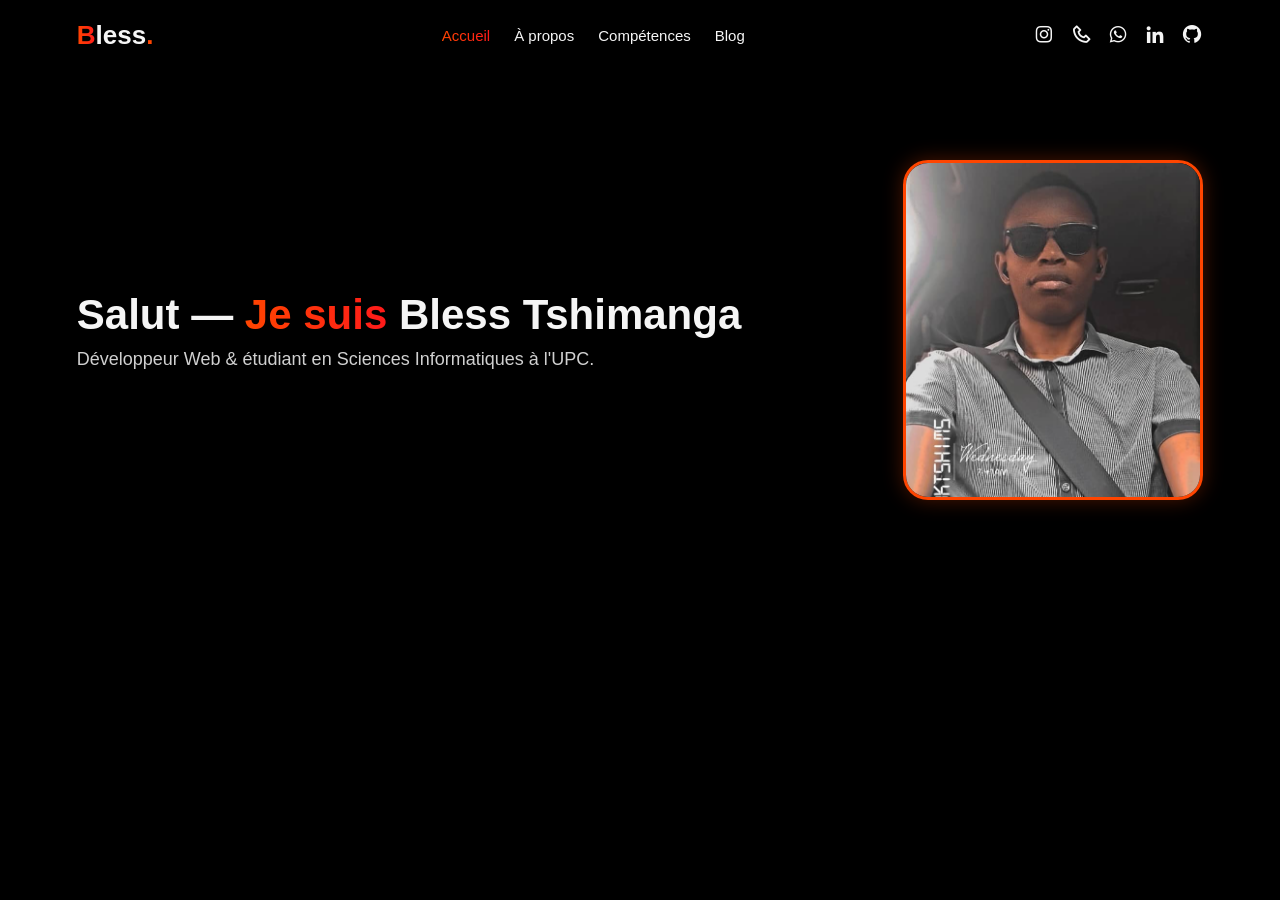
<file: index.html>
<!DOCTYPE html>
<html lang="fr">
<head>
    <meta charset="UTF-8">
    <meta name="viewport" content="width=device-width, initial-scale=1.0">
    <title>Bless - Portfolio</title>

    <!-- Boxicons -->
    <link href="https://unpkg.com/boxicons@2.1.4/css/boxicons.min.css" rel="stylesheet">
    <link rel="stylesheet" href="style.css">
</head>

<body>

<header class="header">
    <div class="logo"><span>B</span>less<b>.</b></div>

    <ul class="menu">
        <li><a href="index.html" class="active">Accueil</a></li>
        <li><a href="apropos.html">À propos</a></li>
        <li><a href="competence.html">Compétences</a></li>
        <li><a href="blog.html">Blog</a></li>
    </ul>

    <div class="socials">
        <a href="https://www.instagram.com/bktshims07" target="_blank"><i class='bx bxl-instagram'></i></a>
        <a href="tel:+243974795472"><i class='bx bx-phone'></i></a>
        <a href="https://wa.me/243974795742" target="_blank"><i class='bx bxl-whatsapp'></i></a>
        <a href="https://www.linkedin.com/in/bless-tshimanga-1a4114343/" target="_blank"><i class='bx bxl-linkedin'></i></a>
        <a href="https://github.com/blesstk07" target="_blank"><i class='bx bxl-github'></i></a>
    </div>

    <div class="burger"><span></span></div>
</header>

<!-- NAV MOBILE -->
<div class="mobile-nav">
    <ul>
        <li><a href="index.html" class="active">Accueil</a></li>
        <li><a href="apropos.html">À propos</a></li>
        <li><a href="competence.html">Compétences</a></li>
        <li><a href="blog.html">Blog</a></li>
    </ul>

    <div class="mobile-socials">
        <a href="https://www.instagram.com/bktshims07" target="_blank"><i class='bx bxl-instagram'></i></a>
        <a href="https://wa.me/243974795742" target="_blank"><i class='bx bxl-whatsapp'></i></a>
        <a href="https://github.com/blesstk07" target="_blank"><i class='bx bxl-github'></i></a>
    </div>
</div>

<section class="hero">
    <div class="left">
        <h1>Salut — <span class="orange">Je suis</span> <span id="typed" data-text="Bless Tshimanga"></span></h1>
        <p>Développeur Web & étudiant en Sciences Informatiques à l'UPC.</p>
    </div>

    <div class="right">
        <div class="img-wrap">
            <img src="img/7.jpeg" alt="Bless">
        </div>
    </div>
</section>

<script>
/* ---------- MENU BURGER ---------- */
const burger = document.querySelector(".burger");
const mobileNav = document.querySelector(".mobile-nav");

// toggle menu à chaque clic sur burger
burger.addEventListener("click", () => {
    burger.classList.toggle("open");
    mobileNav.classList.toggle("open");
});

// fermer menu si on clique sur un lien
mobileNav.querySelectorAll("a").forEach(link => {
    link.addEventListener("click", () => {
        burger.classList.remove("open");
        mobileNav.classList.remove("open");
    });
});

/* ---------- TYPEWRITER ---------- */
document.addEventListener("DOMContentLoaded", () => {
    const typed = document.getElementById("typed");
    const text = typed.getAttribute("data-text");
    typed.textContent = "";

    let i = 0;
    function type() {
        if (i < text.length) {
            typed.textContent += text.charAt(i);
            i++;
            setTimeout(type, 60);
        }
    }
    type();
});
</script>

</body>
</html>
</file>
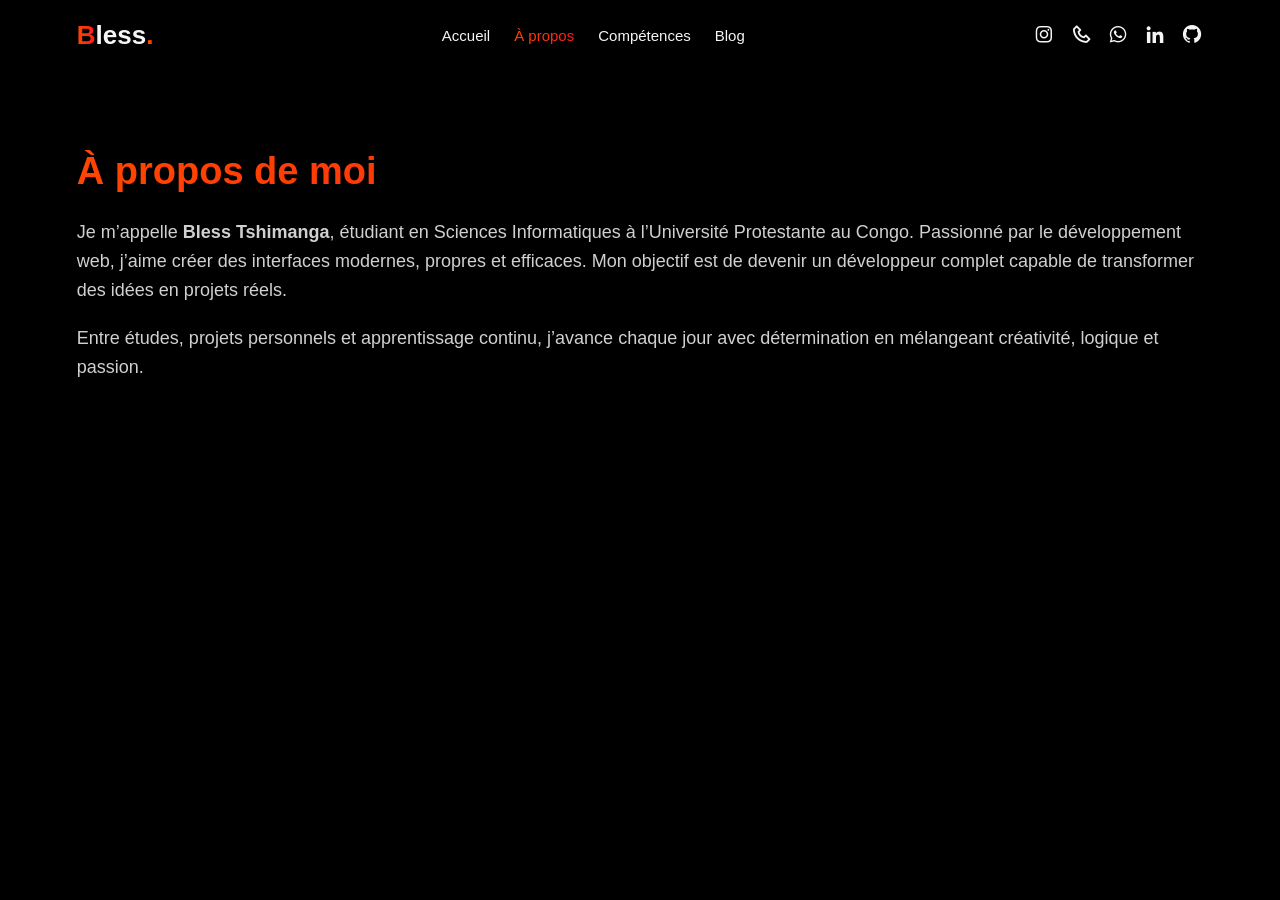
<file: apropos.html>
<!DOCTYPE html>
<html lang="fr">
<head>
    <meta charset="UTF-8">
    <meta name="viewport" content="width=device-width, initial-scale=1.0">
    <title>À propos - Bless</title>

    <link href="https://unpkg.com/boxicons@2.1.4/css/boxicons.min.css" rel="stylesheet">
    <link rel="stylesheet" href="style.css">
</head>

<body>

<header class="header">
    <div class="logo"><span>B</span>less<b>.</b></div>

    <ul class="menu">
        <li><a href="index.html">Accueil</a></li>
        <li><a class="active" href="apropos.html">À propos</a></li>
        <li><a href="competence.html">Compétences</a></li>
        <li><a href="blog.html">Blog</a></li>
    </ul>

    <div class="socials">
        <a href="https://www.instagram.com/bktshims07" target="_blank"><i class='bx bxl-instagram'></i></a>
        <a href="tel:+243974795472"><i class='bx bx-phone'></i></a>
        <a href="https://wa.me/243974795742" target="_blank"><i class='bx bxl-whatsapp'></i></a>
        <a href="https://www.linkedin.com/in/bless-tshimanga-1a4114343/" target="_blank"><i class='bx bxl-linkedin'></i></a>
        <a href="https://github.com/blesstk07" target="_blank"><i class='bx bxl-github'></i></a>
    </div>

    <div class="burger"><span></span></div>
</header>

<!-- NAV MOBILE -->
<div class="mobile-nav">
    <ul>
        <li><a href="index.html">Accueil</a></li>
        <li><a class="active" href="apropos.html">À propos</a></li>
        <li><a href="competence.html">Compétences</a></li>
        <li><a href="blog.html">Blog</a></li>
    </ul>

    <!-- SOCIALS MOBILE -->
    <div class="mobile-socials">
        <a href="https://www.instagram.com/bktshims07" target="_blank"><i class='bx bxl-instagram'></i></a>
        <a href="https://wa.me/243974795742" target="_blank"><i class='bx bxl-whatsapp'></i></a>
        <a href="https://github.com/blesstk07" target="_blank"><i class='bx bxl-github'></i></a>
    </div>
</div>

<section class="page">
    <h1 class="page-title">À propos de moi</h1>

    <p class="page-text">
        Je m’appelle <b>Bless Tshimanga</b>, étudiant en Sciences Informatiques à l’Université Protestante au Congo.
        Passionné par le développement web, j’aime créer des interfaces modernes,
        propres et efficaces. Mon objectif est de devenir un développeur complet capable
        de transformer des idées en projets réels.
    </p>

    <p class="page-text">
        Entre études, projets personnels et apprentissage continu, j’avance chaque jour
        avec détermination en mélangeant créativité, logique et passion.
    </p>
</section>

<script>
/* ---------- MENU BURGER ---------- */
const burger = document.querySelector(".burger");
const mobileNav = document.querySelector(".mobile-nav");

// toggle menu à chaque clic sur burger
burger.addEventListener("click", () => {
    burger.classList.toggle("open");
    mobileNav.classList.toggle("open");
});

// fermer menu si on clique sur un lien
mobileNav.querySelectorAll("a").forEach(link => {
    link.addEventListener("click", () => {
        burger.classList.remove("open");
        mobileNav.classList.remove("open");
    });
});
</script>

</body>
</html>
</file>
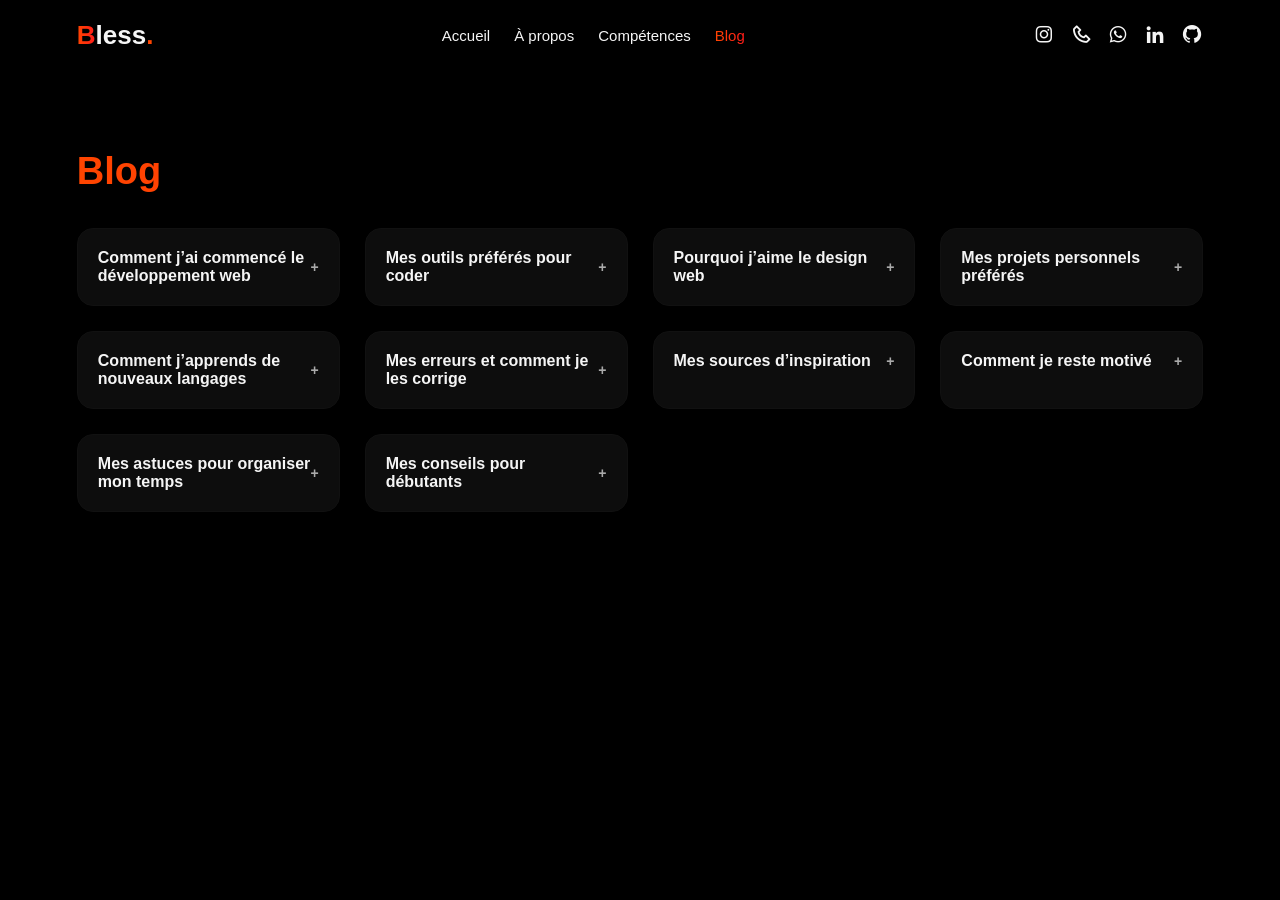
<file: blog.html>
<!DOCTYPE html>
<html lang="fr">
<head>
    <meta charset="UTF-8">
    <meta name="viewport" content="width=device-width, initial-scale=1.0">
    <title>Blog - Bless</title>
    <link href="https://unpkg.com/boxicons@2.1.4/css/boxicons.min.css" rel="stylesheet">
    <link rel="stylesheet" href="style.css">
</head>
<body>

<header class="header">
    <div class="logo"><span>B</span>less<b>.</b></div>

    <ul class="menu">
        <li><a href="index.html">Accueil</a></li>
        <li><a href="apropos.html">À propos</a></li>
        <li><a href="competence.html">Compétences</a></li>
        <li><a class="active" href="blog.html">Blog</a></li>
    </ul>

    <div class="socials">
        <a href="https://www.instagram.com/bktshims07" target="_blank"><i class='bx bxl-instagram'></i></a>
        <a href="tel:+243974795472"><i class='bx bx-phone'></i></a>
        <a href="https://wa.me/243974795742" target="_blank"><i class='bx bxl-whatsapp'></i></a>
        <a href="https://www.linkedin.com/in/bless-tshimanga-1a4114343/" target="_blank"><i class='bx bxl-linkedin'></i></a>
        <a href="https://github.com/blesstk07" target="_blank"><i class='bx bxl-github'></i></a>
    </div>

    <div class="burger"><span></span></div>
</header>

<div class="mobile-nav">
    <ul>
        <li><a href="index.html">Accueil</a></li>
        <li><a href="apropos.html">À propos</a></li>
        <li><a href="competence.html">Compétences</a></li>
        <li><a class="active" href="blog.html">Blog</a></li>
    </ul>
</div>

<section class="page">
    <h1 class="page-title">Blog</h1>

    <div class="blog-list">

        <!-- Article 1 -->
        <div class="blog-item">
            <button>Comment j’ai commencé le développement web <span>+</span></button>
            <div class="blog-article">
                <h2>Comment j’ai commencé le développement web</h2>
                <p>En 2e année de dev web à l'Université Protestante au Congo, après Boboto.  
                Autodidacte via tutos Graven (HTML/CSS/JS)/Java, sans fond tech.  
                Persévère malgré manque de motivation et peur du public, pour opportunités remote/freelance</p>
            </div>
        </div>

        <!-- Article 2 -->
        <div class="blog-item">
            <button>Mes outils préférés pour coder <span>+</span></button>
            <div class="blog-article">
                <h2>Mes outils préférés pour coder</h2>
                <p>VS Code, GitHub, extensions et workflow personnel pour rester productif et organisé.</p>
            </div>
        </div>

        <!-- Article 3 -->
        <div class="blog-item">
            <button>Pourquoi j’aime le design web <span>+</span></button>
            <div class="blog-article">
                <h2>Pourquoi j’aime le design web</h2>
                <p>Créer des interfaces modernes, propres et fluides est une passion que j’applique dans tous mes projets.</p>
            </div>
        </div>

        <!-- Article 4 -->
        <div class="blog-item">
            <button>Mes projets personnels préférés <span>+</span></button>
            <div class="blog-article">
                <h2>Mes projets personnels préférés</h2>
                <p>Pour voir mes projets concrets et ce que j'en ai appris, direction mon compte GitHub – c'est là que tout est!</p>
            </div>
        </div>

        <!-- Article 5 -->
        <div class="blog-item">
            <button>Comment j’apprends de nouveaux langages <span>+</span></button>
            <div class="blog-article">
                <h2>Comment j’apprends de nouveaux langages</h2>
                <p>Ma méthode: théorie rapide via tutos YouTube (Graven), notes actives, exercices pratiques et mini-projets perso pour tester les bases.</p>
            </div>
        </div>

        <!-- Article 6 -->
        <div class="blog-item">
            <button>Mes erreurs et comment je les corrige <span>+</span></button>
            <div class="blog-article">
                <h2>Mes erreurs et comment je les corrige</h2>
                <p>Erreurs fréquentes: syntaxe oubliée, copier-coller sans comprendre, ignorer les bases.  
                Solutions: vérifier code ligne par ligne, console.log et refaire tutos pour consolider les bases.</p>
            </div>
        </div>

        <!-- Article 7 -->
        <div class="blog-item">
            <button>Mes sources d’inspiration <span>+</span></button>
            <div class="blog-article">
                <h2>Mes sources d’inspiration</h2>
                <p>Développeurs: Graven et FaizDev pour leurs tutos clairs.  
                Plateformes: YouTube et freeCodeCamp pour pratiquer et rester motivé.</p>
            </div>
        </div>

        <!-- Article 8 -->
        <div class="blog-item">
            <button>Comment je reste motivé <span>+</span></button>
            <div class="blog-article">
                <h2>Comment je reste motivé</h2>
                <p>Alternance tutos et pauses fun (jeux/musique), mini-objectifs quotidiens et récompenses pour garder motivation et éviter burnout.</p>
            </div>
        </div>

        <!-- Article 9 -->
        <div class="blog-item">
            <button>Mes astuces pour organiser mon temps <span>+</span></button>
            <div class="blog-article">
                <h2>Mes astuces pour organiser mon temps</h2>
                <p>Bloc-notes pour 2-3 tâches essentielles, travail post-cours, loisirs pour décompresser et flexibilité pour éviter le stress.</p>
            </div>
        </div>

        <!-- Article 10 -->
        <div class="blog-item">
            <button>Mes conseils pour débutants <span>+</span></button>
            <div class="blog-article">
                <h2>Mes conseils pour débutants</h2>
                <p>Commence par HTML/CSS/JS via tutos simples, pratique directe avec petits projets, debug avec console.log, et persévère malgré la motivation faible.</p>
            </div>
        </div>

    </div>
</section>

<script>
/* ---------- MENU BURGER ---------- */
const burger = document.querySelector(".burger");
const mobileNav = document.querySelector(".mobile-nav");

burger.addEventListener("click", () => {
    burger.classList.toggle("open");
    mobileNav.classList.toggle("open");
});

/* ---------- BLOG TOGGLE ---------- */
const buttons = document.querySelectorAll(".blog-item button");

buttons.forEach(btn => {
    btn.addEventListener("click", () => {
        const article = btn.nextElementSibling;
        const isVisible = article.style.display === "block";
        article.style.display = isVisible ? "none" : "block";
        btn.querySelector("span").textContent = isVisible ? "+" : "−";
    });
});
</script>

</body>
</html>
</file>
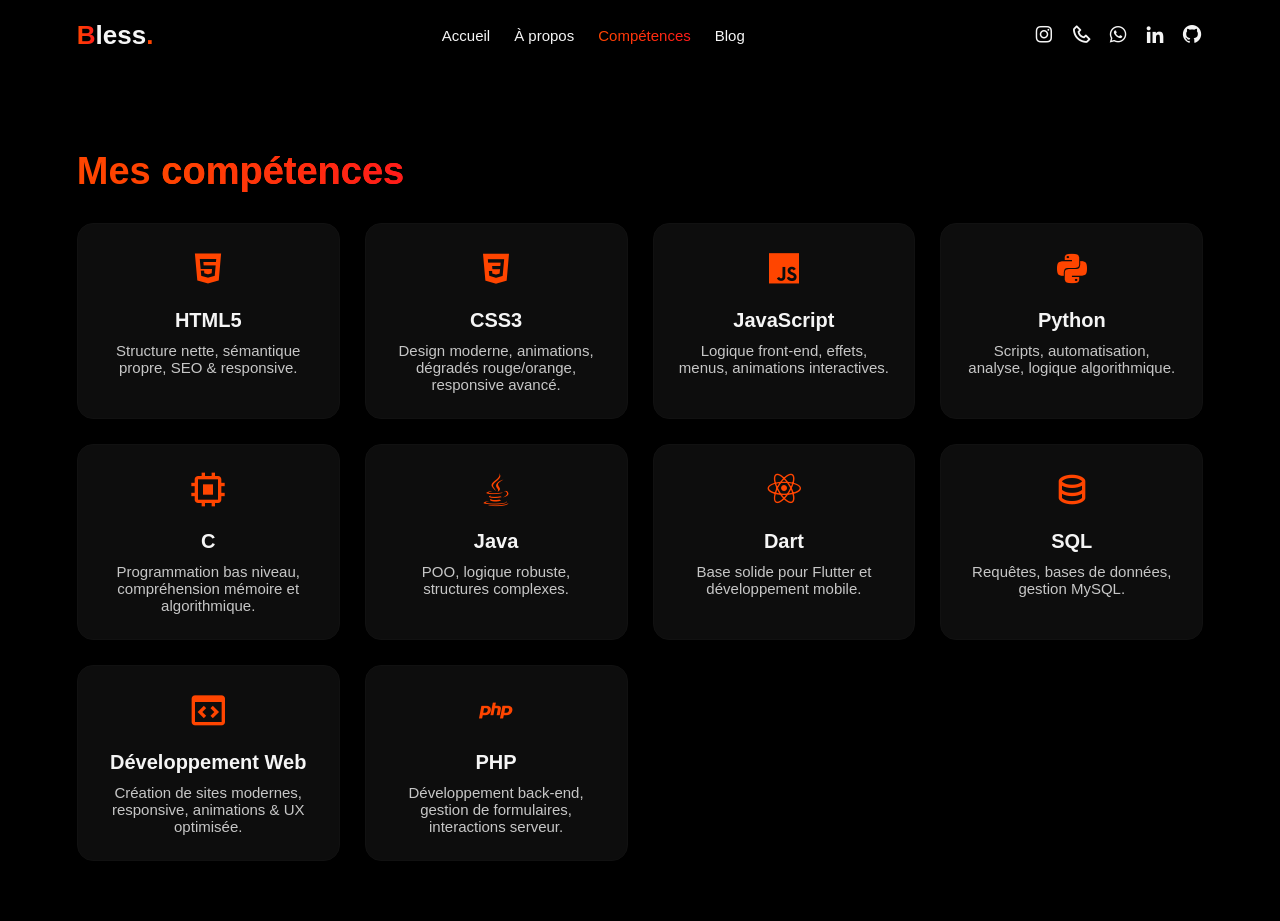
<file: competence.html>
<!DOCTYPE html>
<html lang="fr">
<head>
    <meta charset="UTF-8">
    <meta name="viewport" content="width=device-width, initial-scale=1.0">
    <title>Compétences - Bless</title>

    <link href="https://unpkg.com/boxicons@2.1.4/css/boxicons.min.css" rel="stylesheet">
    <link rel="stylesheet" href="style.css">
</head>

<body>

<!-- HEADER -->
<header class="header">
    <div class="logo"><span>B</span>less<b>.</b></div>

    <ul class="menu">
        <li><a href="index.html">Accueil</a></li>
        <li><a href="apropos.html">À propos</a></li>
        <li><a class="active" href="competence.html">Compétences</a></li>
        <li><a href="blog.html">Blog</a></li>
    </ul>

    <div class="socials">
        <a href="https://www.instagram.com/bktshims07" target="_blank"><i class='bx bxl-instagram'></i></a>
        <a href="tel:+243974795472"><i class='bx bx-phone'></i></a>
        <a href="https://wa.me/243974795742" target="_blank"><i class='bx bxl-whatsapp'></i></a>
        <a href="https://www.linkedin.com/in/bless-tshimanga-1a4114343/" target="_blank"><i class='bx bxl-linkedin'></i></a>
        <a href="https://github.com/blesstk07" target="_blank"><i class='bx bxl-github'></i></a>
    </div>

    <div class="burger"><span></span></div>
</header>

<!-- NAV MOBILE -->
<div class="mobile-nav">
    <ul>
        <li><a href="index.html">Accueil</a></li>
        <li><a href="apropos.html">À propos</a></li>
        <li><a class="active" href="competence.html">Compétences</a></li>
        <li><a href="blog.html">Blog</a></li>
    </ul>

    <!-- SOCIALS MOBILE -->
    <div class="mobile-socials">
        <a href="https://www.instagram.com/bktshims07" target="_blank"><i class='bx bxl-instagram'></i></a>
        <a href="https://wa.me/243974795742" target="_blank"><i class='bx bxl-whatsapp'></i></a>
        <a href="https://github.com/blesstk07" target="_blank"><i class='bx bxl-github'></i></a>
    </div>
</div>

<!-- SECTION COMPÉTENCES -->
<section class="page" style="padding:150px 6% 60px;">
    <h1 class="page-title">Mes <span class="orange">compétences</span></h1>

    <div class="skills">
        <div class="skill">
            <i class='bx bxl-html5'></i>
            <h3>HTML5</h3>
            <p>Structure nette, sémantique propre, SEO & responsive.</p>
        </div>
        <div class="skill">
            <i class='bx bxl-css3'></i>
            <h3>CSS3</h3>
            <p>Design moderne, animations, dégradés rouge/orange, responsive avancé.</p>
        </div>
        <div class="skill">
            <i class='bx bxl-javascript'></i>
            <h3>JavaScript</h3>
            <p>Logique front-end, effets, menus, animations interactives.</p>
        </div>
        <div class="skill">
            <i class='bx bxl-python'></i>
            <h3>Python</h3>
            <p>Scripts, automatisation, analyse, logique algorithmique.</p>
        </div>
        <div class="skill">
            <i class='bx bx-chip'></i>
            <h3>C</h3>
            <p>Programmation bas niveau, compréhension mémoire et algorithmique.</p>
        </div>
        <div class="skill">
            <i class='bx bxl-java'></i>
            <h3>Java</h3>
            <p>POO, logique robuste, structures complexes.</p>
        </div>
        <div class="skill">
            <i class='bx bxl-react'></i>
            <h3>Dart</h3>
            <p>Base solide pour Flutter et développement mobile.</p>
        </div>
        <div class="skill">
            <i class='bx bx-data'></i>
            <h3>SQL</h3>
            <p>Requêtes, bases de données, gestion MySQL.</p>
        </div>
        <div class="skill">
            <i class='bx bx-code-block'></i>
            <h3>Développement Web</h3>
            <p>Création de sites modernes, responsive, animations & UX optimisée.</p>
        </div>
        <div class="skill">
            <i class='bx bxl-php'></i>
            <h3>PHP</h3>
            <p>Développement back-end, gestion de formulaires, interactions serveur.</p>
        </div>
    </div>
</section>

<script>
/* ---------- MENU BURGER ---------- */
const burger = document.querySelector(".burger");
const mobileNav = document.querySelector(".mobile-nav");

// toggle menu à chaque clic sur burger
burger.addEventListener("click", () => {
    burger.classList.toggle("open");
    mobileNav.classList.toggle("open");
});

// fermer menu si on clique sur un lien
mobileNav.querySelectorAll("a").forEach(link => {
    link.addEventListener("click", () => {
        burger.classList.remove("open");
        mobileNav.classList.remove("open");
    });
});
</script>

</body>
</html>
</file>
<file: style.css>
/* === RESET & BASE === */
* {
  margin: 0;
  padding: 0;
  box-sizing: border-box;
  scroll-behavior: smooth;
}

:root {
  --bg: #000;
  --text: #f5f5f5;
  --orange: #ff4500;
  --red: #ff1a1a;
  --gradient: linear-gradient(90deg, #ff4500, #ff1a1a);
}

body {
  font-family: 'Segoe UI', Tahoma, Geneva, Verdana, sans-serif;
  background-color: var(--bg);
  color: var(--text);
}

/* === HEADER === */
.header {
  width: 100%;
  padding: 20px 6%;
  display: flex;
  justify-content: space-between;
  align-items: center;
  background: rgba(0,0,0,0.8);
  backdrop-filter: blur(6px);
  position: fixed;
  top: 0;
  left: 0;
  z-index: 100;
}

.logo {
  font-size: 26px;
  font-weight: 700;
}
.logo span {
  background: var(--gradient);
  -webkit-background-clip: text;
  color: transparent;
}
.logo b {
  color: var(--orange);
}

/* === MENU === */
.menu {
  display: flex;
  gap: 24px;
  list-style: none;
}
.menu a {
  color: var(--text);
  text-decoration: none;
  font-size: 15px;
  transition: .3s;
}
.menu a:hover,
.menu a.active {
  background: var(--gradient);
  -webkit-background-clip: text;
  color: transparent;
}

/* === SOCIALS HEADER === */
.socials {
  display: flex;
  gap: 15px;
}
.socials a i {
  font-size: 22px;
  color: var(--text);
  transition: .3s;
}
.socials a i:hover {
  color: var(--orange);
}

/* === BURGER MENU === */
.burger {
  width: 32px;
  height: 25px;
  position: relative;
  display: none;
  cursor: pointer;
}
.burger span,
.burger span::before,
.burger span::after {
  position: absolute;
  width: 100%;
  height: 3px;
  background: var(--orange);
  transition: .3s;
}
.burger span::before {
  content: "";
  top: -8px;
}
.burger span::after {
  content: "";
  top: 8px;
}
.burger.open span {
  background: transparent;
}
.burger.open span::before {
  transform: rotate(45deg) translateY(8px);
}
.burger.open span::after {
  transform: rotate(-45deg) translateY(-8px);
}

/* === MOBILE NAV === */
.mobile-nav {
  position: fixed;
  top: 0;
  right: -100%;
  width: 70%;
  height: 100%;
  background: #0a0a0a;
  padding: 60px 30px;
  transition: .35s;
  z-index: 200;
  display: flex;
  flex-direction: column;
  justify-content: flex-start;
}
.mobile-nav.open {
  right: 0;
}
.mobile-nav ul {
  list-style: none;
  display: flex;
  flex-direction: column;
  gap: 20px;
}
.mobile-nav a {
  color: var(--text);
  text-decoration: none;
  font-size: 18px;
  transition: .3s;
}
.mobile-nav a:hover {
  background: var(--gradient);
  -webkit-background-clip: text;
  color: transparent;
}

/* === SOCIALS MOBILE === */
.mobile-socials {
  display: flex;
  gap: 20px;
  margin-top: 30px;
  justify-content: flex-start;
}
.mobile-socials a i {
  font-size: 28px;
  color: var(--orange);
  transition: .3s;
}
.mobile-socials a i:hover {
  color: #fff;
}

/* === HERO (ACCUEIL) === */
.hero {
  padding: 160px 6% 90px;
  display: flex;
  justify-content: space-between;
  align-items: center;
  gap: 40px;
}

.hero h1 {
  font-size: 42px;
  font-weight: 700;
}
.orange {
  background: var(--gradient);
  -webkit-background-clip: text;
  color: transparent;
}

.hero p {
  margin-top: 10px;
  font-size: 18px;
  opacity: 0.85;
}

.img-wrap {
  width: 300px;
  height: 340px;
  border-radius: 25px;
  overflow: hidden;
  border: 3px solid var(--orange);
  box-shadow: 0 0 20px rgba(255,69,0,0.3);
}
.img-wrap img {
  width: 100%;
  height: 100%;
  object-fit: cover;
}

/* === PAGES GENERALES === */
.page {
  padding: 150px 6% 70px;
}

.page-title {
  font-size: 38px;
  font-weight: 700;
  margin-bottom: 25px;
  background: var(--gradient);
  -webkit-background-clip: text;
  color: transparent;
}

.page-text {
  font-size: 18px;
  opacity: 0.85;
  line-height: 1.6;
  margin-bottom: 20px;
}

/* === COMPETENCES === */
.skills {
  margin-top: 30px;
  display: grid;
  grid-template-columns: repeat(auto-fit, minmax(230px, 1fr));
  gap: 25px;
}
.skill {
  background: #0d0d0d;
  padding: 25px;
  border-radius: 16px;
  border: 1px solid #111;
  text-align: center;
  transition: .3s;
}
.skill:hover {
  transform: translateY(-5px);
  border-color: var(--orange);
}
.skill i {
  font-size: 40px;
  color: var(--orange);
  margin-bottom: 10px;
}
.skill h3 {
  margin: 10px 0;
  font-size: 20px;
}
.skill p {
  font-size: 15px;
  opacity: .8;
}

/* === BLOG === */
.blog-list {
  margin-top: 35px;
  display: grid;
  grid-template-columns: repeat(auto-fit, minmax(250px, 1fr));
  gap: 25px;
}

.blog-item {
  background: #0d0d0d;
  padding: 20px;
  border-radius: 16px;
  border: 1px solid #111;
  transition: .3s;
}
.blog-item:hover {
  transform: translateY(-5px);
  border-color: var(--orange);
}

.blog-item button {
  width: 100%;
  background: none;
  color: var(--text);
  border: none;
  text-align: left;
  font-size: 16px;
  font-weight: 600;
  cursor: pointer;
  display: flex;
  justify-content: space-between;
  align-items: center;
  padding: 0;
  transition: .3s;
}
.blog-item button:hover {
  color: var(--orange);
}

.blog-item button span {
  font-size: 14px;
  color: #aaa;
  transition: .3s;
}

.blog-article {
  display: none;
  margin-top: 10px;
  background: #111;
  border-radius: 12px;
  padding: 15px;
  border: 1px solid #222;
  transition: max-height 0.35s ease, opacity 0.35s ease;
  overflow: hidden;
}

.blog-article h2 {
  font-size: 18px;
  margin-bottom: 8px;
  color: var(--orange);
}
.blog-article p {
  font-size: 15px;
  line-height: 1.5;
  opacity: 0.85;
}

/* === PROJETS === */
.projects {
  margin-top: 30px;
  display: grid;
  grid-template-columns: repeat(auto-fit, minmax(250px, 1fr));
  gap: 25px;
}
.project-card {
  background: #0d0d0d;
  border-radius: 16px;
  overflow: hidden;
  border: 1px solid #111;
  transition: .3s;
}
.project-card:hover {
  border-color: var(--orange);
  transform: translateY(-5px);
}
.project-card img {
  width: 100%;
  height: 180px;
  object-fit: cover;
}
.project-card .content {
  padding: 15px 20px;
}
.project-card h3 {
  font-size: 18px;
  margin-bottom: 8px;
  color: var(--orange);
}
.project-card p {
  font-size: 14px;
  opacity: .85;
}

/* === RESPONSIVE === */
@media(max-width: 980px){
  .menu { display: none; }
  .burger { display: block; }

  .hero {
    flex-direction: column;
    text-align: center;
  }
  .img-wrap {
    width: 250px;
    height: 290px;
  }
}

@media(max-width: 768px){
  .page {
    padding: 140px 5% 60px;
  }
  .mobile-socials {
    display: flex;
  }
}

@media(max-width: 480px){
  .hero h1 { font-size: 30px; }
  .hero p { font-size: 16px; }
  .page-title { font-size: 30px; }
  .blog-item button { font-size: 14px; }
  .blog-article h2 { font-size: 18px; }
}

@media(max-width: 350px){
  .img-wrap {
    width: 200px;
    height: 240px;
  }
}
</file>
